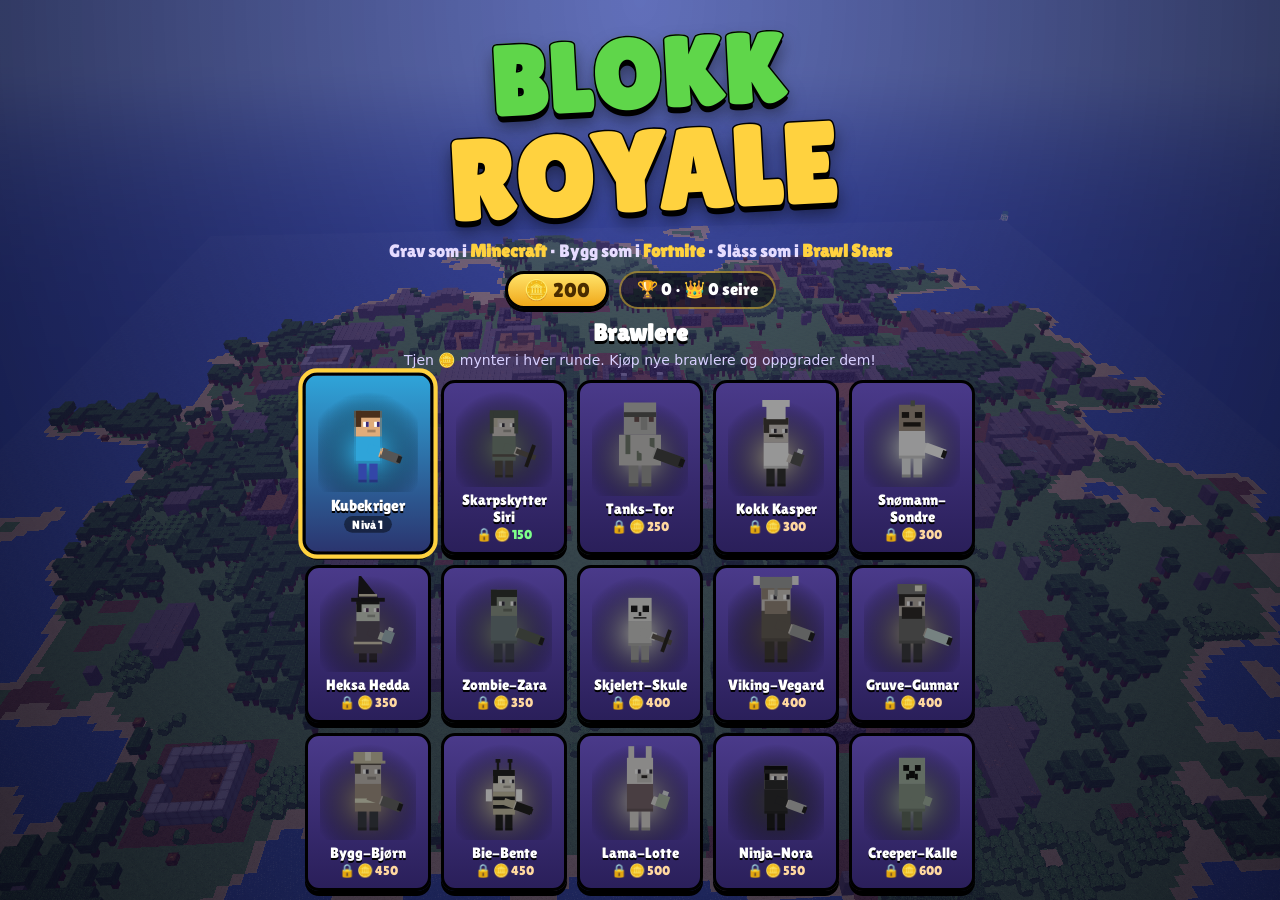
<file: index.html>
<!DOCTYPE html>
<html lang="no">
<head>
  <meta charset="utf-8">
  <meta name="viewport" content="width=device-width, initial-scale=1, maximum-scale=1, user-scalable=no, viewport-fit=cover">
  <meta name="theme-color" content="#1b1236">
  <title>Blokk Royale</title>
  <link rel="preconnect" href="https://fonts.googleapis.com">
  <link rel="preconnect" href="https://fonts.gstatic.com" crossorigin>
  <link href="https://fonts.googleapis.com/css2?family=Lilita+One&display=swap" rel="stylesheet">
  <link rel="stylesheet" href="style.css">
</head>
<body>
  <canvas id="game3d"></canvas>
  <canvas id="game"></canvas>

  <!-- Hovedmeny -->
  <div id="menu" class="screen">
    <div class="menu-inner">
      <h1 class="logo"><span class="l1">BLOKK</span><span class="l2">ROYALE</span></h1>
      <p class="tagline">Grav som i <b>Minecraft</b> · Bygg som i <b>Fortnite</b> · Slåss som i <b>Brawl Stars</b></p>
      <div class="topbar">
        <div id="coins" class="coins"></div>
        <div id="trophies" class="trophies"></div>
      </div>
      <h2>Brawlere</h2>
      <p class="sub">Tjen 🪙 mynter i hver runde. Kjøp nye brawlere og oppgrader dem!</p>
      <div id="brawlerList" class="brawler-list"></div>
      <div id="brawlerInfo" class="brawler-info"></div>
      <div id="brawlerAction" class="brawler-action"></div>
      <button id="playBtn" class="big-btn">SPILL!</button>
      <h2>Kameravinkel</h2>
      <div id="camPicker" class="cam-picker"></div>
      <details class="howto">
        <summary>Slik spiller du</summary>
        <ul>
          <li>🚌 <b>Hopp ut av Kampbussen</b> der du vil lande.</li>
          <li>⛏️ <b>Grav</b> trær, stein, jern og diamanter for å få materialer.</li>
          <li>🧱 <b>Bygg vegger</b> av tre, stein eller metall for å beskytte deg.</li>
          <li>📦 <b>Knus kister</b> for kraftkuber (+10 % liv og skade), bandasjer, skjolddrikker, TNT og vakttårn.</li>
          <li>🛠️ <b>Craft</b> nye ting av materialene dine – 3 diamanter blir til en kraftkube!</li>
          <li>🌿 <b>Gjem deg i busker</b> – fiender ser deg ikke før de er helt nær.</li>
          <li>⚡ <b>Lad opp SUPER</b> ved å treffe fiender, og slipp løs kraften.</li>
          <li>🌀 <b>Hold deg unna stormen</b> – den krymper hele tiden. Sistemann vinner!</li>
          <li>🪙 <b>Tjen mynter</b> for plassering og elimineringer. Kjøp brawlere og oppgrader dem til nivå 7.</li>
        </ul>
        <p><b>PC:</b> WASD = gå · Mus = se rundt og sikt · Venstreklikk = skyt/bygg/bruk · Høyreklikk eller F = grav · 1–8 eller musehjul = hotbar · Q = rask vegg · E/mellomrom = super · C = crafting · V = bytt kameravinkel · Esc = pause</p>
        <p><b>Mobil:</b> Venstre tommel = gå. I Brawl-kameraene: høyre tommel = sikt og slipp for å skyte (trykk = auto-sikt). I Fortnite-kameraene: høyre tommel = se deg rundt, og SKYT-knappen skyter. 🎥-knappen bytter kamera.</p>
      </details>
    </div>
  </div>

  <!-- Crafting -->
  <div id="craftPanel" class="panel hidden">
    <div class="panel-head">
      <span>🛠️ Crafting</span>
      <button id="craftClose" class="x-btn">✕</button>
    </div>
    <div id="craftMats" class="craft-mats"></div>
    <div id="craftList"></div>
  </div>

  <!-- Pause -->
  <div id="pausePanel" class="screen dim hidden">
    <div class="box">
      <h2>Pause</h2>
      <button id="resumeBtn" class="big-btn">Fortsett</button>
      <button id="pauseCamBtn" class="mid-btn">🎥 Kamera</button>
      <button id="soundBtn" class="mid-btn">🔊 Lyd: PÅ</button>
      <button id="quitBtn" class="mid-btn">Avslutt til meny</button>
    </div>
  </div>

  <!-- Slutt -->
  <div id="endScreen" class="screen dim hidden">
    <div class="box">
      <h1 id="endTitle"></h1>
      <p id="endSub"></p>
      <div id="endStats" class="end-stats"></div>
      <p id="endHint" class="end-hint"></p>
      <button id="againBtn" class="big-btn">SPILL IGJEN</button>
      <button id="menuBtn" class="mid-btn">🛒 Brawlere og butikk</button>
    </div>
  </div>

  <!-- Mobilknapper -->
  <div id="touchUI" class="hidden">
    <button id="btnPause" class="tbtn small">II</button>
    <button id="btnCraft" class="tbtn small">🛠️</button>
    <button id="btnCam" class="tbtn small">🎥</button>
    <button id="btnFire" class="tbtn fire hidden">🔫<span>SKYT</span></button>
    <button id="btnWall" class="tbtn">🧱<span>VEGG</span></button>
    <button id="btnMine" class="tbtn">⛏️<span>GRAV</span></button>
    <button id="btnSuper" class="tbtn super">⚡<span>SUPER</span></button>
  </div>

  <script src="vendor/three.min.js"></script>
  <script src="js/config.js"></script>
  <script src="js/audio.js"></script>
  <script src="js/textures.js"></script>
  <script src="js/world.js"></script>
  <script src="js/storm.js"></script>
  <script src="js/progress.js"></script>
  <script src="js/combat.js"></script>
  <script src="js/ai.js"></script>
  <script src="js/draw2d.js"></script>
  <script src="js/render3d.js"></script>
  <script src="js/hud.js"></script>
  <script src="js/input.js"></script>
  <script src="js/main.js"></script>
</body>
</html>
</file>
<file: style.css>
* { box-sizing: border-box; margin: 0; padding: 0; }

html, body {
  width: 100%; height: 100%;
  overflow: hidden;
  background: #1b1236;
  color: #fff;
  font-family: "Lilita One", "Arial Black", system-ui, sans-serif;
  -webkit-user-select: none; user-select: none;
  -webkit-tap-highlight-color: transparent;
  touch-action: none;
}

#game3d { position: fixed; inset: 0; display: block; width: 100%; height: 100%; }
#game { position: fixed; inset: 0; display: block; cursor: crosshair; background: transparent; }

.hidden { display: none !important; }

button { font-family: inherit; cursor: pointer; }

/* ---------- Skjermer ---------- */
.screen {
  position: fixed; inset: 0;
  display: flex; align-items: center; justify-content: center;
  z-index: 10;
}
.screen.dim { background: rgba(10, 5, 30, 0.6); }

#menu {
  background: radial-gradient(ellipse at top, rgba(60, 30, 130, 0.55), rgba(10, 5, 30, 0.85));
  overflow-y: auto;
  align-items: flex-start;
  touch-action: pan-y;
}
.menu-inner {
  width: min(760px, 100%);
  margin: 0 auto;
  padding: 24px 16px 40px;
  text-align: center;
}

.logo {
  font-size: clamp(44px, 11vw, 96px);
  line-height: 0.95;
  letter-spacing: 2px;
  display: flex; flex-direction: column; align-items: center;
  transform: rotate(-3deg);
  margin: 6px 0 14px;
}
.logo span {
  -webkit-text-stroke: 3px #000;
  paint-order: stroke fill;
  text-shadow: 0 6px 0 #000, 0 10px 18px rgba(0, 0, 0, 0.5);
}
.logo .l1 { color: #5fd64a; background: linear-gradient(#7cf060, #3f9a32); -webkit-background-clip: text; background-clip: text; }
.logo .l2 { color: #ffd23f; font-size: 1.15em; }

.tagline { font-size: clamp(13px, 3.4vw, 18px); color: #e6dcff; margin-bottom: 10px; }
.tagline b { color: #ffd23f; }

.trophies {
  display: inline-block;
  background: rgba(0, 0, 0, 0.45);
  border: 2px solid rgba(255, 210, 63, 0.5);
  border-radius: 999px;
  padding: 6px 16px;
  margin-bottom: 16px;
  font-size: 17px;
}

h2 { font-size: 24px; margin: 6px 0 12px; text-shadow: 0 3px 0 #000; }

.brawler-list {
  display: flex; gap: 10px; justify-content: center; flex-wrap: wrap;
}
.card {
  width: 126px;
  padding: 8px 6px 10px;
  border-radius: 14px;
  border: 3px solid #000;
  background: linear-gradient(180deg, #4a3a8a, #2a1f5a);
  color: #fff;
  box-shadow: 0 5px 0 #000;
  transition: transform 0.12s;
}
.card:hover { transform: translateY(-3px); }
.card.selected {
  background: linear-gradient(180deg, var(--c), #2a1f5a 120%);
  outline: 4px solid #ffd23f;
  transform: translateY(-4px) scale(1.04);
}
.card canvas { width: 96px; height: 96px; image-rendering: pixelated; display: block; margin: 0 auto 4px; }
.card-name { font-size: 15px; text-shadow: 0 2px 0 #000; }
.card-role { font-size: 12px; color: #d8d0ff; }

.brawler-info {
  margin: 16px auto 18px;
  max-width: 460px;
  background: rgba(0, 0, 0, 0.45);
  border: 2px solid rgba(255, 255, 255, 0.12);
  border-radius: 14px;
  padding: 14px 16px;
  text-align: left;
  font-family: system-ui, sans-serif;
  font-size: 14px;
}
.brawler-info h3 { font-family: "Lilita One", sans-serif; font-size: 24px; text-shadow: 0 2px 0 #000; margin-bottom: 8px; }
.brawler-info p { margin-top: 6px; color: #e8e2ff; }
.stat { display: flex; align-items: center; gap: 10px; margin: 4px 0; }
.stat span { width: 90px; font-size: 13px; color: #cfc6ff; }
.statbar { flex: 1; height: 10px; background: rgba(255, 255, 255, 0.12); border-radius: 6px; overflow: hidden; }
.statbar i { display: block; height: 100%; background: linear-gradient(90deg, #ffd23f, #ff8a1f); }

.big-btn {
  display: block;
  margin: 8px auto;
  min-width: 220px;
  padding: 14px 36px;
  font-size: 30px;
  color: #fff;
  background: linear-gradient(180deg, #ffd23f, #ff9a1f);
  border: 4px solid #000;
  border-radius: 16px;
  box-shadow: 0 6px 0 #000;
  -webkit-text-stroke: 1.5px #000;
  paint-order: stroke fill;
  text-shadow: 0 3px 0 #000;
}
.big-btn:active { transform: translateY(4px); box-shadow: 0 2px 0 #000; }

.mid-btn {
  display: block;
  margin: 10px auto 0;
  min-width: 200px;
  padding: 10px 24px;
  font-size: 18px;
  color: #fff;
  background: linear-gradient(180deg, #5a7bff, #3a4fd0);
  border: 3px solid #000;
  border-radius: 12px;
  box-shadow: 0 4px 0 #000;
  text-shadow: 0 2px 0 #000;
}

.howto {
  margin: 18px auto 0;
  max-width: 600px;
  text-align: left;
  background: rgba(0, 0, 0, 0.4);
  border-radius: 12px;
  padding: 10px 16px;
  font-family: system-ui, sans-serif;
  font-size: 14px;
  line-height: 1.5;
}
.howto summary { font-family: "Lilita One", sans-serif; font-size: 18px; cursor: pointer; }
.howto ul { margin: 8px 0 8px 4px; list-style: none; }
.howto p { margin-top: 6px; color: #d8d0ff; }

/* ---------- Bokser ---------- */
.box {
  background: linear-gradient(180deg, #3a2a7a, #1f1550);
  border: 4px solid #000;
  border-radius: 20px;
  box-shadow: 0 8px 0 #000;
  padding: 24px 22px;
  text-align: center;
  width: min(440px, calc(100% - 32px));
}
.box h1 { font-size: clamp(30px, 8vw, 46px); text-shadow: 0 4px 0 #000; margin-bottom: 6px; }
.box h1.win {
  color: #ffd23f;
  animation: pop 0.6s ease-out;
}
.box p { color: #e6dcff; margin-bottom: 14px; font-family: system-ui, sans-serif; }
@keyframes pop { 0% { transform: scale(0.3); } 70% { transform: scale(1.15); } 100% { transform: scale(1); } }

.end-stats { display: grid; grid-template-columns: 1fr 1fr; gap: 8px; margin-bottom: 14px; }
.end-stats div { background: rgba(0, 0, 0, 0.35); border-radius: 10px; padding: 8px; }
.end-stats b { display: block; font-size: 24px; }
.end-stats span { font-size: 12px; color: #cfc6ff; font-family: system-ui, sans-serif; }
.plus { color: #6dff7a; }
.minus { color: #ff7a7a; }

/* ---------- Crafting ---------- */
.panel {
  position: fixed;
  left: 50%; top: 50%;
  transform: translate(-50%, -50%);
  width: min(400px, calc(100% - 24px));
  max-height: calc(100% - 24px);
  overflow-y: auto;
  z-index: 12;
  background: #c6c6c6;
  color: #333;
  border: 4px solid #000;
  border-radius: 6px;
  box-shadow: inset -4px -4px 0 #555, inset 4px 4px 0 #fff, 0 8px 0 rgba(0, 0, 0, 0.5);
  padding: 12px;
  touch-action: pan-y;
}
.panel-head { display: flex; justify-content: space-between; align-items: center; font-size: 22px; margin-bottom: 6px; }
.x-btn { background: #8b8b8b; color: #fff; border: 3px solid #000; border-radius: 6px; width: 34px; height: 34px; font-size: 16px; }
.craft-mats { font-family: system-ui, sans-serif; font-size: 13px; margin-bottom: 8px; }
.recipe {
  display: flex; align-items: center; gap: 10px;
  background: #8b8b8b;
  border: 2px solid #373737;
  box-shadow: inset 2px 2px 0 #aaa;
  padding: 6px;
  margin-bottom: 6px;
  color: #fff;
}
.recipe canvas { width: 40px; height: 40px; image-rendering: pixelated; background: #6b6b6b; border: 2px solid #373737; }
.recipe-info { flex: 1; font-family: system-ui, sans-serif; font-size: 13px; text-shadow: 1px 1px 0 #333; }
.recipe-info b { font-family: "Lilita One", sans-serif; font-size: 16px; font-weight: normal; }
.recipe .ok { color: #b6ffb0; }
.recipe .no { color: #ffb0b0; }
.recipe button {
  padding: 8px 12px; font-size: 16px; color: #fff;
  background: linear-gradient(180deg, #5fd64a, #3f9a32);
  border: 3px solid #000; border-radius: 8px;
}
.recipe button:disabled { background: #666; color: #aaa; cursor: not-allowed; }
.recipe.disabled { opacity: 0.75; }

/* ---------- Mobilknapper ---------- */
#touchUI { position: fixed; inset: 0; pointer-events: none; z-index: 5; }
.tbtn {
  position: absolute;
  pointer-events: auto;
  width: 64px; height: 64px;
  border-radius: 50%;
  border: 3px solid rgba(0, 0, 0, 0.8);
  background: rgba(0, 0, 0, 0.45);
  color: #fff;
  font-size: 22px;
  display: flex; flex-direction: column; align-items: center; justify-content: center;
  line-height: 1;
  touch-action: none;
}
.tbtn span { font-size: 10px; margin-top: 2px; }
.tbtn.small { width: 44px; height: 44px; font-size: 16px; }
#btnPause { top: calc(env(safe-area-inset-top, 0px) + 78px); left: 12px; }
#btnCraft { top: calc(env(safe-area-inset-top, 0px) + 78px); left: 62px; }
#btnSuper { right: 18px; bottom: 130px; width: 78px; height: 78px; font-size: 26px; }
#btnSuper.ready { box-shadow: 0 0 18px #ffd23f; border-color: #ffd23f; }
#btnMine { right: 104px; bottom: 120px; }
#btnWall { right: 40px; bottom: 216px; }

/* ---------- Butikk og nivåer ---------- */
.topbar { display: flex; gap: 10px; justify-content: center; flex-wrap: wrap; margin-bottom: 10px; }
.topbar .trophies { margin-bottom: 0; }
.coins {
  display: inline-block;
  background: linear-gradient(180deg, #ffe36a, #f0a81a);
  color: #4a2c00;
  border: 3px solid #000;
  border-radius: 999px;
  padding: 4px 16px;
  font-size: 20px;
  box-shadow: 0 3px 0 #000;
}
.sub { color: #d8d0ff; font-family: system-ui, sans-serif; font-size: 14px; margin: -6px 0 12px; }
.card { position: relative; }
.card.locked canvas { filter: grayscale(0.85) brightness(0.6); }
.card-level { font-size: 12px; color: #fff; background: rgba(0, 0, 0, 0.45); border-radius: 8px; padding: 1px 8px; display: inline-block; margin-top: 2px; }
.card-price { font-size: 13px; color: #ffd8a0; margin-top: 2px; }
.card-price.can { color: #7dff8a; }
.brawler-info h3 small { font-size: 14px; color: #cfc6ff; margin-left: 6px; }
.lvl-stars { color: #ffd23f; font-size: 18px; letter-spacing: 2px; margin-bottom: 6px; }
.lvl-stars span { color: #e6dcff; font-size: 13px; letter-spacing: 0; margin-left: 6px; font-family: system-ui, sans-serif; }
.brawler-action { margin: -6px auto 8px; }
.buy-btn, .up-btn {
  display: block;
  margin: 0 auto;
  min-width: 260px;
  padding: 10px 22px;
  font-size: 20px;
  color: #fff;
  border: 3px solid #000;
  border-radius: 14px;
  box-shadow: 0 5px 0 #000;
  text-shadow: 0 2px 0 #000;
}
.buy-btn { background: linear-gradient(180deg, #4cd964, #2a9d3f); }
.up-btn { background: linear-gradient(180deg, #b06bff, #7a3fd0); }
.up-btn small { display: block; font-size: 12px; font-family: system-ui, sans-serif; text-shadow: none; opacity: 0.9; }
.buy-btn:disabled, .up-btn:disabled { background: #5a5470; color: #c8c2dc; cursor: not-allowed; }
.buy-btn:not(:disabled):active, .up-btn:not(:disabled):active { transform: translateY(3px); box-shadow: 0 2px 0 #000; }
.need { margin-top: 8px; color: #ffcf9a; font-family: system-ui, sans-serif; font-size: 13px; }
.big-btn:disabled { background: #5a5470; cursor: not-allowed; }
.end-hint { margin: 0 0 12px; color: #ffe36a !important; }
.coin { color: #ffd23f; }

/* ---------- Kameravalg ---------- */
.cam-picker { display: flex; gap: 8px; justify-content: center; flex-wrap: wrap; margin-bottom: 8px; }
.cam-btn {
  width: 132px;
  padding: 8px 6px;
  border-radius: 12px;
  border: 3px solid #000;
  background: linear-gradient(180deg, #4a3a8a, #2a1f5a);
  color: #fff;
  box-shadow: 0 4px 0 #000;
  display: flex; flex-direction: column; align-items: center; gap: 2px;
}
.cam-btn span { font-size: 22px; }
.cam-btn b { font-weight: normal; font-size: 15px; }
.cam-btn small { font-size: 11px; color: #cfc6ff; font-family: system-ui, sans-serif; }
.cam-btn.selected { outline: 4px solid #ffd23f; background: linear-gradient(180deg, #6a52c8, #3a2a7a); }

/* ---------- Mobil: kamera og skyt ---------- */
#btnCam { top: calc(env(safe-area-inset-top, 0px) + 78px); left: 112px; }
#btnFire { right: 118px; bottom: 210px; width: 78px; height: 78px; font-size: 24px; background: rgba(200, 40, 40, 0.55); }
</file>
